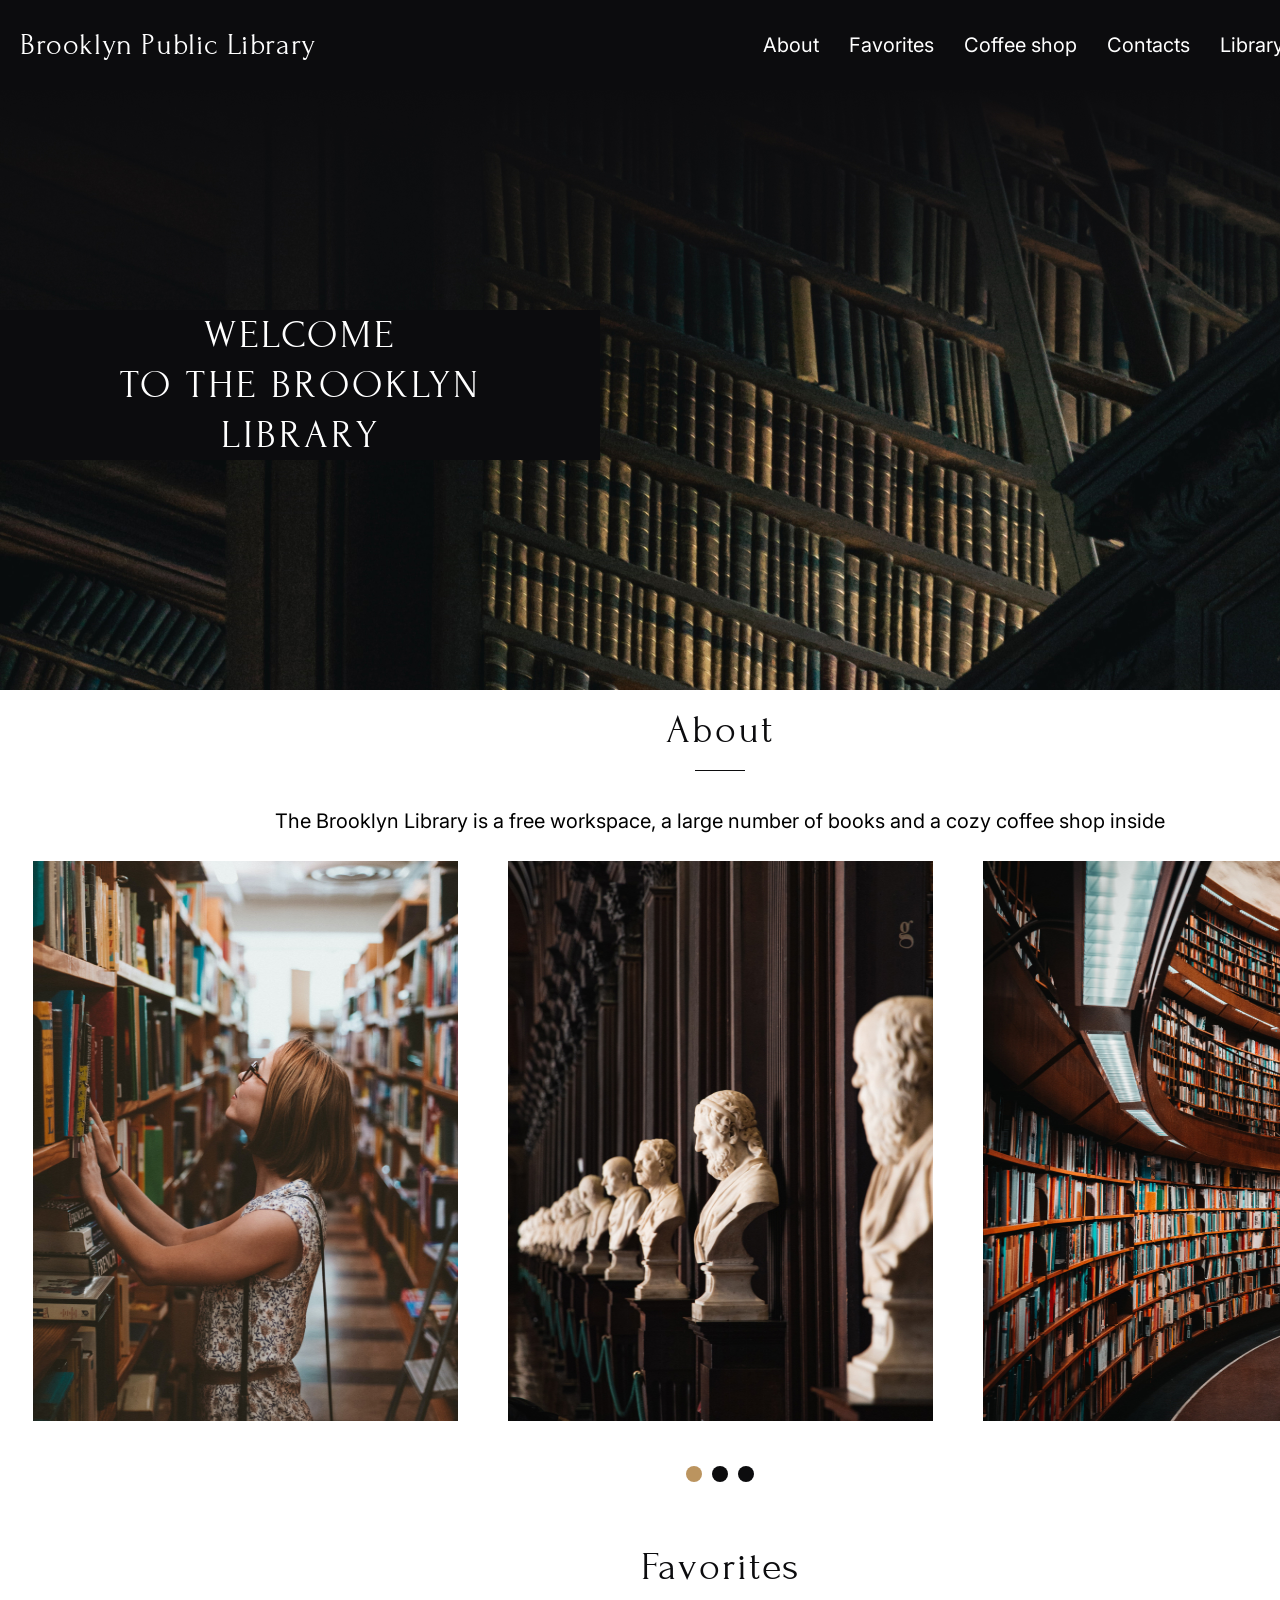
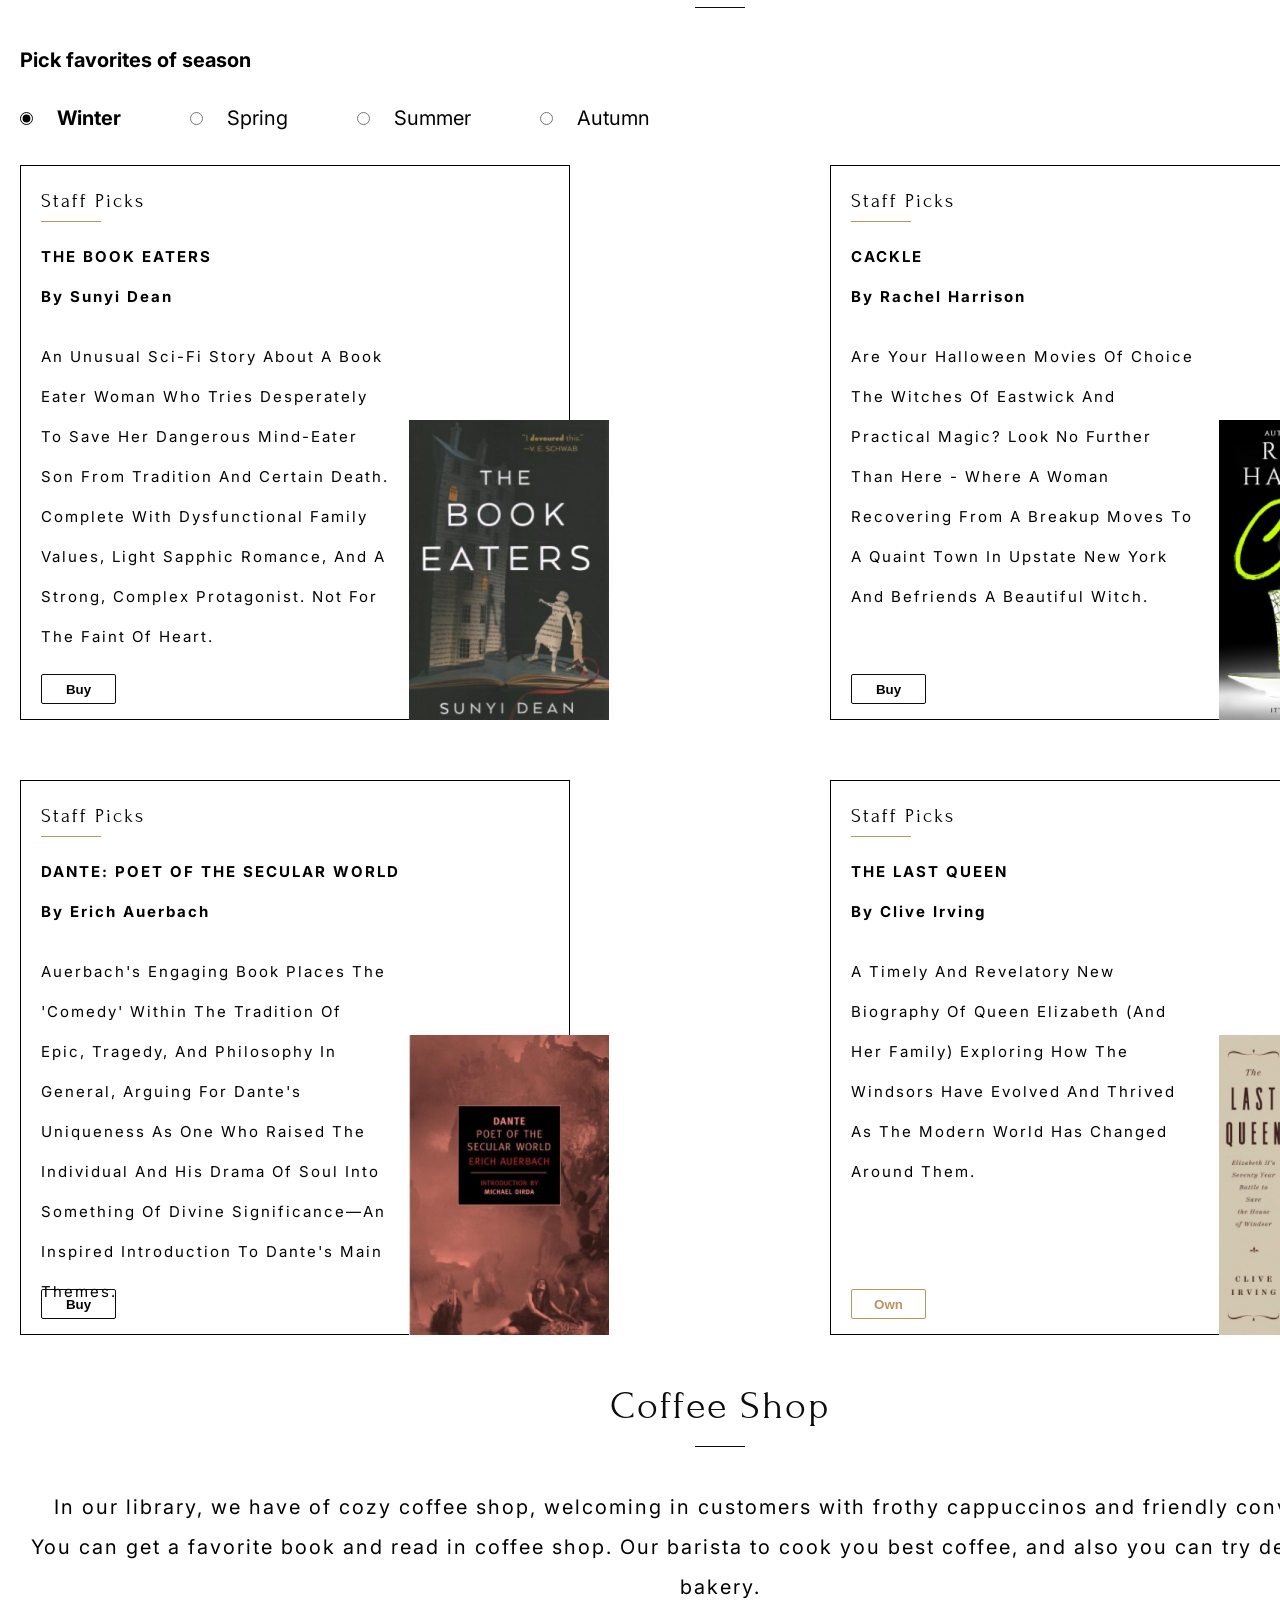
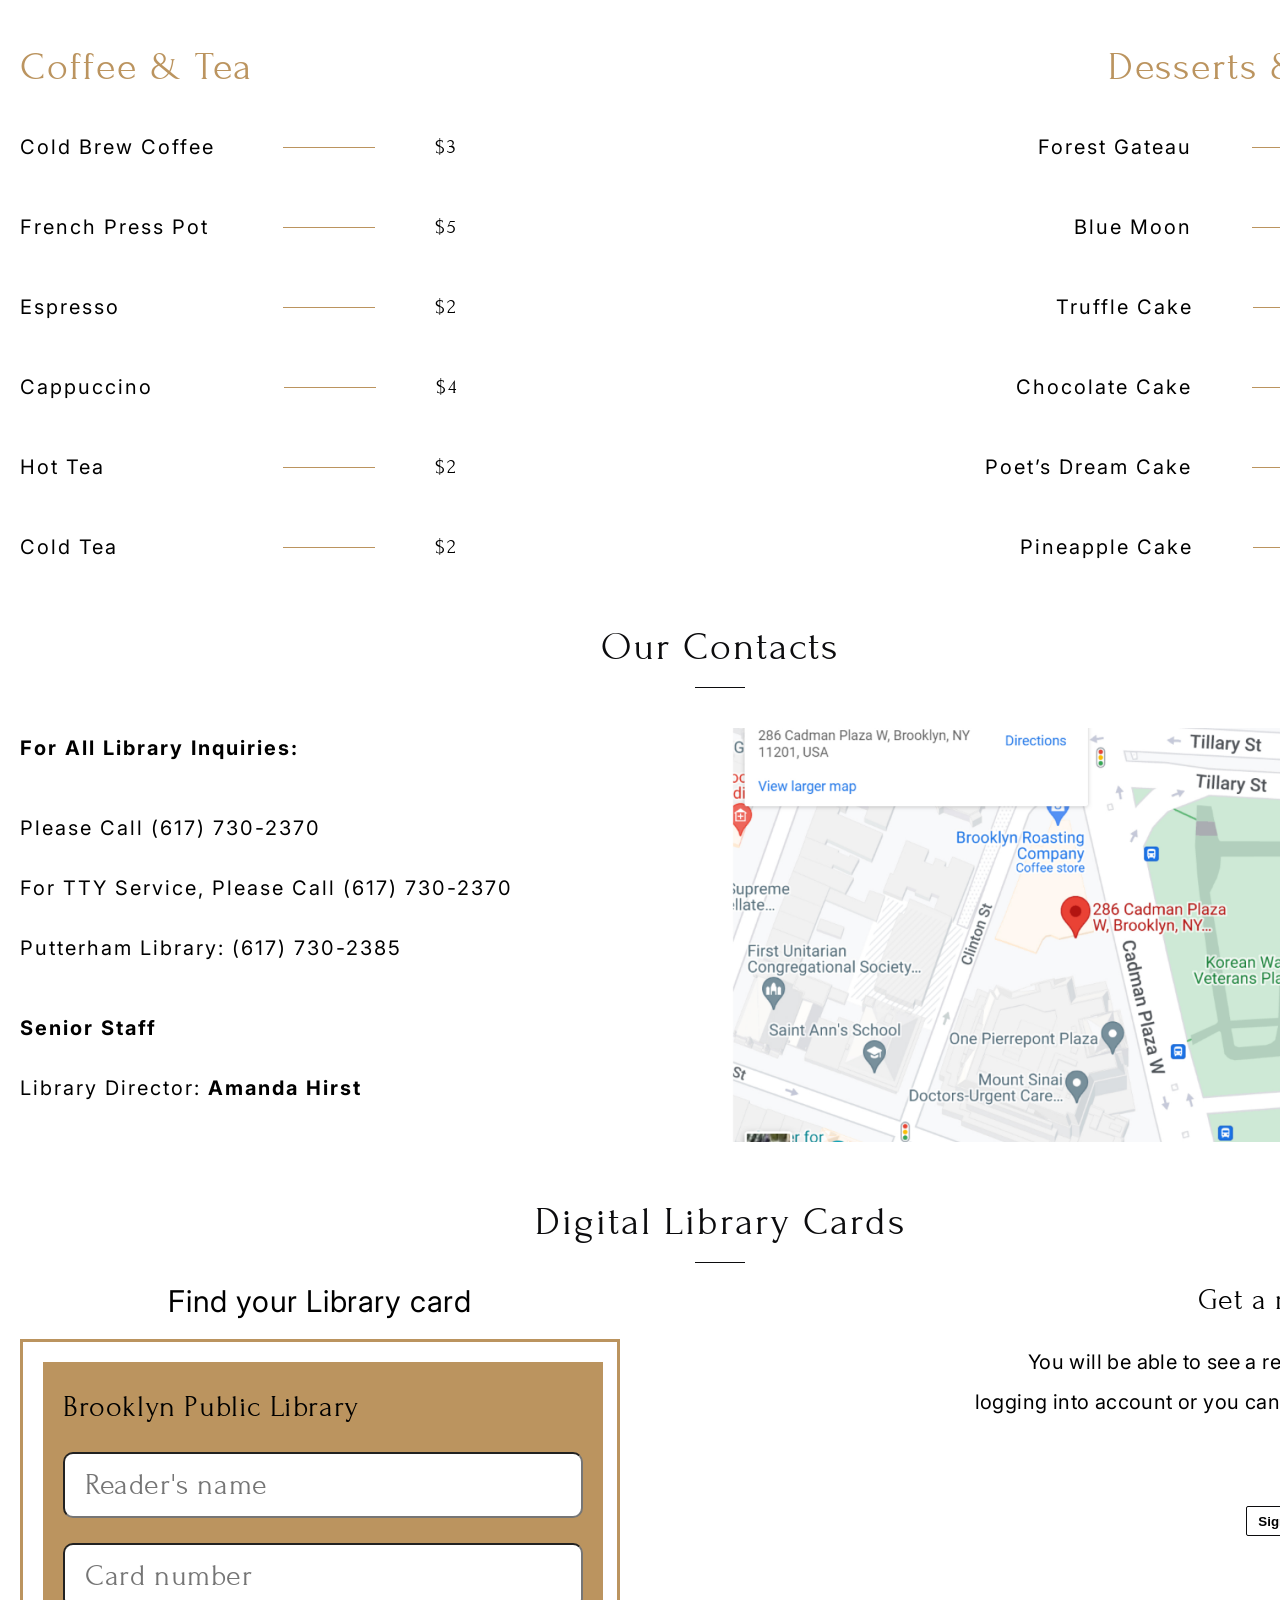
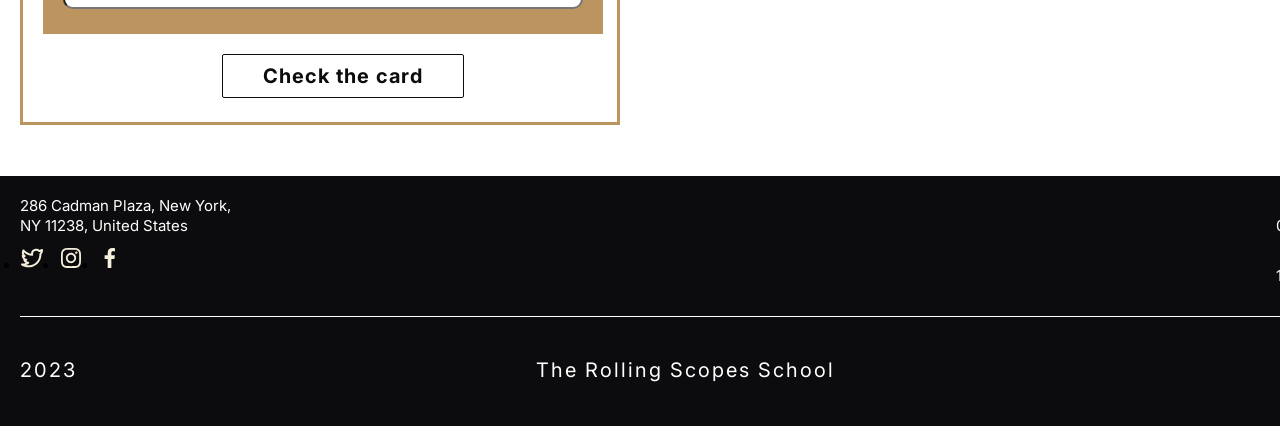
<file: index.html>
<!DOCTYPE html>
<html lang="en">
<head>
    <meta charset="UTF-8">
    <meta name="viewport" content="width=device-width, initial-scale=1.0">
    <title>Brooklyn Public Library</title>
    <link rel="stylesheet" href="style.css">
    <link rel="icon" href="assets/favicon.png">
    <link rel="preconnect" href="https://fonts.googleapis.com">
    <link rel="preconnect" href="https://fonts.gstatic.com" crossorigin>
    <link href="https://fonts.googleapis.com/css2?family=Forum&family=Inter:wght@400;700&display=swap" rel="stylesheet">
</head>
<body class="body">
    <header class="header">
        <div>
            <h1 class="title">Brooklyn Public Library</h1>
        </div>
        <div>
            <nav class="nav">
            <ul class="nav-list">
                <li class="nav-list"><a href="#about" class="nav-link">About</a></li>
                <li class="nav-list"><a href="#favorites" class="nav-link">Favorites</a></li>
                <li class="nav-list"><a href="#coffee-shop" class="nav-link">Coffee shop</a></li>
                <li class="nav-list"><a href="#contacts" class="nav-link">Contacts</a></li>
                <li class="nav-list"><a href="#library-Card" class="nav-link">Library Card</a></li>
            </ul>
        </nav>
        </div>
        <div>
        <img src="assets/icon_profile.png" alt="profile" class="icon">
        </div>
    </header>

    <main>
        <div class="welcome-section">
          <section class="welcome-bg">
            <h2 class="welcome-text">Welcome<br>to the Brooklyn<br>Library</h2>
          </section>
        </div>
        
        <section class="about" id="about">
          <div class="title2"> 
            <h2 class="text-title">About<h2>
            <div class="line"></div>
          </div>
            <p class="about-text">The Brooklyn Library is a free workspace, a large number of books and a cozy coffee shop inside</p>
            <div class="img">
              <img src="assets/image1.jpg" alt="girl" class="img-size">
              <img src="assets/image2.jpg" alt="columns" class="img-size">
              <img src="assets/image3.jpg" alt="shelves" class="img-size">
            </div>
            <div class="carousel">
              <div class="circle1"></div>
              <div class="circle2"></div>
              <div class="circle2"></div>
            </div>
          </section>
          <section class="favorites" id="favorites">
            <div class="title2"> 
              <h2 class="text-title">Favorites<h2>
              <div class="line"></div>
            </div>
                <div class="choice"><p class="text-pick">Pick favorites of season</p></div>
                
          <div class="form-radio">
            <input class="radio_input" type="radio" id="radio1" name="season" value="Winter" checked>
            <label class="radio-text" for="radio1">Winter</label>
            
            <input class="radio_input" type="radio" id="radio2" name="season" value="Spring">
            <label class="radio-text" for="radio2">Spring</label>
            
            <input class="radio_input" type="radio" id="radio3" name="season" value="Summer">
            <label class="radio-text" for="radio3">Summer</label>
            
            <input class="radio_input" type="radio" id="radio4" name="season" value="Autumn">
            <label class="radio-text" for="radio4">Autumn</label>
          </div>
          
          <div class="book-choice"> 
          <div class="book">
            <div class="title-staff"><h3 class="staff">Staff Picks</h3>
              <div class="line2"></div>
            </div>
            <p class="book-name">The Book Eaters <p class="book-author">By Sunyi Dean</p></p>
            <p class="book-descr">An unusual sci-fi story about a book eater woman who tries desperately to save her dangerous mind-eater son from tradition and certain death. Complete with dysfunctional family values, light Sapphic romance, and a strong, complex protagonist. Not for the faint of heart.</p>
                
            <button class="button-buy"><b>Buy</b></button>
             <img src="assets/book1winter.jpg" alt="TheBookEaters" class="book-img"> </div>

             <div class="book">
              <div class="title-staff"><h3 class="staff">Staff Picks</h3>
                <div class="line2"></div>
              </div>
              <p class="book-name">Cackle<p class="book-author">By Rachel Harrison</p></p>
              <p class="book-descr">Are your Halloween movies of choice The Witches of Eastwick and Practical Magic? Look no further than here - where a woman recovering from a breakup moves to a quaint town in upstate New York and befriends a beautiful witch.</p>
                  
              <button class="button-buy"><b>Buy</b></button>
               <img src="assets/book2winter.jpg" alt="Cackle" class="book-img">
             </div>
             <div class="book">
              <div class="title-staff"><h3 class="staff">Staff Picks</h3>
                <div class="line2"></div>
              </div>
              <p class="book-name">Dante: Poet of the Secular World<p class="book-author">By Erich Auerbach</p></p>
              <p class="book-descr">Auerbach's engaging book places the 'Comedy' within the tradition of epic, tragedy, and philosophy in general, arguing for Dante's uniqueness as one who raised the individual and his drama of soul into something of divine significance—an inspired introduction to Dante's main themes.</p>
                  
              <button class="button-buy"><b>Buy</b></button>
               <img src="assets/book3winter.jpg" alt="Dante" class="book-img">    
            </div>  
              
              <div class="book">
              <div class="title-staff"><h3 class="staff">Staff Picks</h3>
                <div class="line2"></div>
              </div>
              <p class="book-name">The Last Queen<p class="book-author">By Clive Irving</p></p>
              <p class="book-descr">A timely and revelatory new biography of Queen Elizabeth (and her family) exploring how the Windsors have evolved and thrived as the modern world has changed around them.</p>
                  
              <button class="button-own" disabled><b>Own</b></button>
               <img src="assets/book4winter.jpg" alt="Dante" class="book-img">    
            </div>   
            </div>


            <div class="book-choice-spring">
              <div class="book">
                <div class="title-staff"><h3 class="staff">Staff Picks</h3>
                  <div class="line2"></div>
                </div>
                <p class="book-name">The Body<p class="book-author">By Stephen King</p></p>
                <p class="book-descr">Powerful novel that takes you back to a nostalgic time, exploring both the beauty and danger and loss of innocence that is youth.</p>
                    
                <button class="button-buy"><b>Buy</b></button>
                 <img src="assets/book1spring.jpg" alt="The-body" class="book-img">
              </div>  
                    
         <div class="book">
                <div class="title-staff"><h3 class="staff">Staff Picks</h3>
                  <div class="line2"></div>
                </div>
                <p class="book-name">Carry: A Memoir of Survival on Stolen Land <p class="book-author">By Toni Jenson</p></p>
                <p class="book-descr">This memoir about the author's relationship with gun violence feels both expansive and intimate, resulting in a lyrical indictment of the way things are.</p>
                    
                <button class="button-buy"><b>Buy</b></button>
                 <img src="assets/book2spring.jpg" alt="Carry" class="book-img">
                    </div>
                    
                <div class="book">
                <div class="title-staff"><h3 class="staff">Staff Picks</h3>
                  <div class="line2"></div>
                </div>
                <p class="book-name">Days of Distraction<p class="book-author">By Alexandra Chang</p></p>
                <p class="book-descr">A sardonic view of Silicon Valley culture, a meditation on race, and a journal of displacement and belonging, all in one form-defying package of spare prose.</p>
                    
                <button class="button-buy"><b>Buy</b></button>
                 <img src="assets/book3spring.jpg" alt="Distraction" class="book-img">    
              </div>  
                
                <div class="book">
                <div class="title-staff"><h3 class="staff">Staff Picks</h3>
                  <div class="line2"></div>
                </div>
                <p class="book-name">Dominicana<p class="book-author">By Angie Cruz</p></p>
                <p class="book-descr">A fascinating story of a teenage girl who marries a man twice her age with the promise to bring her to America. Her marriage is an opportunity for her family to eventually immigrate. For fans of Isabel Allende and Julia Alvarez.</p>
                    
                <button class="button-own" disabled><b>Own</b></button>
                 <img src="assets/book4spring.jpg" alt="Dominicana" class="book-img">    
              </div>   
              </div>    
                 
                 
                 
              <div class="book-choice-summer">
              <div class="book">
                <div class="title-staff"><h3 class="staff">Staff Picks</h3>
                  <div class="line2"></div>
                </div>
                <p class="book-name">Crude: A Memoir<p class="book-author">By Pablo Fajardo & Sophie Tardy-Joubert</p></p>
                <p class="book-descr">Drawing and color by Damien Roudeau | This book illustrates the struggles of a group of indigenous Ecuadoreans as they try to sue the ChevronTexaco company for damage their oil fields did to the Amazon and her people</p>
                    
                <button class="button-buy"><b>Buy</b></button>
                 <img src="assets/book1summer.jpg" alt="Crude" class="book-img">
              </div>  
                    
         <div class="book">
                <div class="title-staff"><h3 class="staff">Staff Picks</h3>
                  <div class="line2"></div>
                </div>
                <p class="book-name">Let My People Go Surfing<p class="book-author">By Yvon Chouinard</p></p>
                <p class="book-descr">Chouinard—climber, businessman, environmentalist—shares tales of courage and persistence from his experience of founding and leading Patagonia, Inc. Full title: Let My People Go Surfing: The Education of a Reluctant Businessman, Including 10 More Years of Business Unusual.</p>
                    
                <button class="button-buy"><b>Buy</b></button>
                 <img src="assets/book2summer.jpg" alt="Surfing" class="book-img">
                    </div>
                    
                <div class="book">
                <div class="title-staff"><h3 class="staff">Staff Picks</h3>
                  <div class="line2"></div>
                </div>
                <p class="book-name">The Octopus Museum: Poems<p class="book-author">By Brenda Shaughnessy</p></p>
                <p class="book-descr">This collection of bold and scathingly beautiful feminist poems imagines what comes after our current age of environmental destruction, racism, sexism, and divisive politics.</p>
                    
                <button class="button-buy"><b>Buy</b></button>
                 <img src="assets/book3summer.jpg" alt="Octopus" class="book-img">    
              </div>  
                
                <div class="book">
                <div class="title-staff"><h3 class="staff">Staff Picks</h3>
                  <div class="line2"></div>
                </div>
                <p class="book-name">Shark Dialogues: A Novel<p class="book-author">By Kiana Davenport</p></p>
                <p class="book-descr">An epic saga of seven generations of one family encompasses the tumultuous history of Hawaii as a Hawaiian woman gathers her four granddaughters together in an erotic tale of villains and dreamers, queens and revolutionaries, lepers and healers.</p>
                    
                <button class="button-buy"><b>Buy</b></button>
                 <img src="assets/book4summer.jpg" alt="Dominicana" class="book-img">    
              </div>   
              </div>       
                 
              
         
             <div class="book-choice-autumn">
              <div class="book">
                <div class="title-staff"><h3 class="staff">Staff Picks</h3>
                  <div class="line2"></div>
                </div>
                <p class="book-name">Casual Conversation<p class="book-author">By Renia White</p></p>
                <p class="book-descr">White's impressive debut collection takes readers through and beyond the concepts of conversation and the casual - both what we say to each other and what we don't, examining the possibilities around how we construct and communicate identity. </p>
                    
                <button class="button-buy"><b>Buy</b></button>
                 <img src="assets/book1autumn.jpg" alt="Conversation" class="book-img">
              </div>  
                    
         <div class="book">
                <div class="title-staff"><h3 class="staff">Staff Picks</h3>
                  <div class="line2"></div>
                </div>
                <p class="book-name">The Great Fire<p class="book-author">By Lou Ureneck</p></p>
                <p class="book-descr">The harrowing story of an ordinary American and a principled Naval officer who, horrified by the burning of Smyrna, led an extraordinary rescue effort that saved a quarter of a million refugees from the Armenian Genocide</p>
                    
                <button class="button-buy"><b>Buy</b></button>
                 <img src="assets/book2autumn.jpg" alt="Fire" class="book-img">
                    </div>
                    
                <div class="book">
                <div class="title-staff"><h3 class="staff">Staff Picks</h3>
                  <div class="line2"></div>
                </div>
                <p class="book-name">Rickey: The Life and Legend<p class="book-author">By Howard Bryant</p></p>
                <p class="book-descr">With the fall rolling around, one can't help but think of baseball's postseason coming up! And what better way to prepare for it than reading the biography of one of the game's all-time greatest performers, the Man of Steal, Rickey Henderson?</p>
                    
                <button class="button-buy"><b>Buy</b></button>
                 <img src="assets/book3autumn.jpg" alt="Rickey" class="book-img">    
              </div>  
                
                <div class="book">
                <div class="title-staff"><h3 class="staff">Staff Picks</h3>
                  <div class="line2"></div>
                </div>
                <p class="book-name">Slug: And Other Stories<p class="book-author">By Megan Milks</p></p>
                <p class="book-descr">Exes Tegan and Sara find themselves chained together by hairballs of codependency. A father and child experience the shared trauma of giving birth to gods from their wounds.</p>
                    
                <button class="button-buy"><b>Buy</b></button>
                 <img src="assets/book4autumn.jpg" alt="Slug" class="book-img">    
              </div>   
              </div>       
          </section>

          <section class="coffee-shop" id="coffee-shop">
            <div class="title2"> 
              <h2 class="text-title">Coffee Shop<h2>
              <div class="line"></div>
            </div>
              <p class="coffee-text">In our library, we have of cozy coffee shop, welcoming in customers with frothy cappuccinos and friendly conversation. <br>
     You can get a favorite book and read in coffee shop. Our barista to cook you best coffee, and also you can try desserts from bakery.</p>  
             
            <div class="menu-coffee">
           
         <div class="coffee-tea">
           <p class="menu-title">Coffee & Tea</p>
           
           <div class="point-menu">
  <div class="menu">Cold Brew Coffee</div>
  <div class="menu-line"></div>
  <div class="menu-price">$3</div>
</div>
           <div class="point-menu">
  <div class="menu">French Press Pot</div>
  <div class="menu-line"></div>
  <div class="menu-price">$5</div>
</div> 
           <div class="point-menu">
  <div class="menu">Espresso</div>
  <div class="menu-line"></div>
  <div class="menu-price">$2</div>
</div>
           <div class="point-menu">
  <div class="menu">Cappuccino</div>
  <div class="menu-line"></div>
  <div class="menu-price">$4</div>
</div>
           
           <div class="point-menu">
  <div class="menu">Hot tea</div>
  <div class="menu-line"></div>
  <div class="menu-price">$2</div>
</div>
           
           <div class="point-menu">
  <div class="menu">Cold Tea</div>
  <div class="menu-line"></div>
  <div class="menu-price">$2</div>
   </div>
          </div>
           
            <div class="dessert">
           <p class="menu-title">Desserts & Cakes</p>
           
           <div class="point-menu">
  <div class="menu-dessert">Forest Gateau</div>
  <div class="menu-line"></div>
  <div class="menu-price">$16</div>
</div>
           <div class="point-menu">
  <div class="menu-dessert">Blue Moon</div>
  <div class="menu-line"></div>
  <div class="menu-price">$16</div>
</div> 
           <div class="point-menu">
  <div class="menu-dessert">Truffle Cake</div>
  <div class="menu-line"></div>
  <div class="menu-price">$15</div>
</div>
           <div class="point-menu">
  <div class="menu-dessert">Chocolate Cake</div>
  <div class="menu-line"></div>
  <div class="menu-price">$18</div>
</div>
           
           <div class="point-menu">
  <div class="menu-dessert">Poet’s Dream Cake</div>
  <div class="menu-line"></div>
  <div class="menu-price">$16</div>
</div>
           
           <div class="point-menu">
  <div class="menu-dessert">Pineapple Cake</div>
  <div class="menu-line"></div>
  <div class="menu-price">$14</div>
   </div>
          </div>
           </div>  
     </div>
          </section>


          <section class="contacts" id="contacts">
            <div class="title2"> 
             <h2 class="text-title">Our Contacts<h2>
             <div class="line"></div>
           </div>
              
             <div class="contacts-info">
               
                <div class="text-info">
                  <div class="info-title">For all Library inquiries:</div>
                  <div class="phone">
                    <div class="info-text">Please call <a href="tel:6177302370" class="info-text">(617) 730-2370</a></div>
                  <div class="info-text">For TTY service, please call <a href="tel:6177302370" class="info-text">(617) 730-2370</a></div>
                  <div class="info-text">Putterham Library: <a href="tel:6177302385" class="info-text">(617) 730-2385</a></div>   
               </div>
                <div class="contact-staff">
                  <div class="staff-text">Senior Staff</div>
                  <div class="info-text">Library Director: <a href="mailto:AmandaHirst@gmail.com" class="staff-text">Amanda Hirst</a></div>
                </div>
               </div>
               
               <div class="map"><img src="assets/map.jpg" alt="map" class="map"></div>
            </div>
         </section>
         <section class="librarycard" id="library-Card">
          <div class="title2"> 
           <h2 class="text-title">Digital Library Cards<h2>
           <div class="line"></div>
         </div>
         
         <div class="find-card">
           <p class="title-card">Find your Library card</p>
           <div class="form-card">
              <form class="input-card" id="input">
                <p class="name-card">Brooklyn Public Library</p>
                <input class="input-style" type="text" id="name" placeholder="Reader's name">
                <input class="input-style" type="text" id="number" placeholder="Card number">
             </form>
             <button class="button-card" for="input">Check the card</button>
           </div>
         </div>
             
        <div class="get-card">
          <div class="get-title">Get a reader card</div>
          <div class="get-text">You will be able to see a reader card after logging into account or you can register a new account</div>
          <div class=card-button><button class="button-get"><b>Sign Up</b></button> 
          <button class="button-get"><b>Log in</b></button>
          </div>
        </div>
      </section>
      </main>
  

      <footer class="footer">
        <div class="part1">
          <div class="adres">
            <p><a href="https://goo.gl/maps/RFPKG2KsuE1bpWi59" class="adres-text">286 Cadman Plaza, New York,<br>NY 11238, United States</a></p>
            <p class="work-hour">Mon - Fri<br>08:00 am - 07:00 pm</p>
          </div>
         <div class="social-media">
          <ul class="media-icon">
            <li><a href="https://twitter.com"><img src="assets/twitter.svg" alt="twitter"></a></li>
            <li><a href="https://www.instagram.com"><img src="assets/instagram.svg" alt="instagram"></a></li>
            <li><a href="https://https://www.facebook.com"><img src="assets/facebook.svg" alt="facebook"></a></li>
           </ul> 
          <p class="work-hour2">Sat - Sun<br>10:00 am - 06:00 pm</p>
          </div>
        </div>
        <div class="line-footer"></div>
        <div class="footer-rss">
          <p class="footer-rss-text">2023</p>
          <p><a href="https://rs.school/js-stage0/" class="footer-rss-text">The Rolling Scopes School</a>
          <p><a href="https://github.com/Ana-chaika" class="footer-rss-text">Ana-chaika</a> 
        </div>  
      </footer>
</body>
</html>
</file>
<file: style.css>
/*general*/
* {
  margin: 0;
  padding: 0;
  box-sizing: border-box;
}
html {
  scroll-behavior: smooth;
}

.body {
  display: inline-flex;
  width: 1440px;
  margin: 0 auto;
  background: #FFF;
  flex-direction: columns;
  justify-content: center;
  align-items: flex-start;
  flex-wrap: wrap;
}
a:hover {
color: #BB945F;
}
/*header*/
.header {
  display: flex;
  justify-content: space-between;
  width: 1440px;
  height: 90px;
  background: #0C0C0E;
}
.title {
  color: #FFF;
  font-family: Forum;
  font-size: 30px;
  font-style: normal;
  font-weight: 400;
  line-height: 50px; /* 166.667% */
  letter-spacing: 0.6px;
  margin: 20px;
}
.nav-list {
  display: flex;
  justify-content: flex-start;
  list-style: none;
  line-height: 50px;
}

.nav-link {
  transition: .3s;
  color: #FFF;
  font-family: Inter;
  font-size: 20px;
  font-style: normal;
  font-weight: 400;
  margin: 20px 30px 0px 0px;
  list-style: none;
  text-decoration: none;
}
.icon {
  justify-content: center;
  margin: 31px 20px 31px 0px; 
  width: 28px;
  height: 28px; 
}
.nav {
display: inline-flex;
align-items: flex-start;
margin-left: 400px;
}

/*main*/
.welcome-section {
  width: 1440px;
  height: 600px;
  background-image: url(assets/welcome.jpg);
  background-size: cover;
  position: relative;
}
.welcome-bg {
  width: 600px;
  height: 220px;
  justify-content: center;
  align-items: center;
  position: absolute;
  top: 220px;
  left: 0px;
}


.welcome-text {
  color: #FFF;
  text-align: center;
  font-family: Forum;
  font-size: 40px;
  font-style: normal;
  font-weight: 400;
  line-height: 50px; /* 125% */
  letter-spacing: 3px;
  text-transform: uppercase;
  background: #0C0C0E;
}

/*about*/
.about {
  width: 1440px;
  height: 837px;
  background: #FFF;
}
.text-title {
  color: #0C0C0E;
  text-align: center;
  font-family: Forum;
  font-size: 40px;
  font-style: normal;
  font-weight: 400;
  line-height: 40px; /* 100% */
  letter-spacing: 2px;
  text-transform: capitalize;
  margin-top: 20px;
}
.about-text {
  color: #000;
  text-align: center;
  font-family: Inter;
  font-size: 20px;
  font-style: normal;
  font-weight: 400;
  line-height: 40px; /* 200% */
  margin: 10px auto;
}
.line {
  width: 50px;
  height: 1px;
  margin: 20px auto 20px;
  background: #0C0C0E;
}
.title2 {
  display: flex;
  flex-direction: column;
  justify-content: center;
  align-items: center; 
}
.img {
  display: flex;
  flex-direction: row;
  justify-content: space-around;
  margin: 20px 7.5px 40px 7.5px;
}
.img-size {
width: 450px;
height: 560px;
padding: 0 12.5px;
}

.carousel {
  display: flex;
  flex-direction: row;
  justify-content: center;
  align-items: center; 
}
.circle1 {
  width: 16px;
  height: 16px;
  border-radius: 50%;
  background-color: #BB945F;
  margin: 5px 5px 40px;
}
.circle2 {
  width: 16px;
  height: 16px;
  border-radius: 50%;
  background-color: #0C0C0E;
  margin: 5px 5px 40px;
}
  /*favorites*/
.favorites {
width: 1440px;
height: 1439px;
background: #FFF;
}
.choice {
display: flex;
flex-direction: row;
justify-content: flex-start;
margin: 20px;
}
.text-pick {
color: #000;
text-align: left;
font-family: Inter;
font-size: 20px;
font-style: normal;
font-weight: 700;
line-height: normal;
}
.radio-text {
color: #000;
font-family: Inter;
font-size: 20px;
font-style: normal;
font-weight: 400;
line-height: normal;
padding-right: 45px;
}
.radio_input {
margin: 20px;
}
.radio_input:checked + .radio-text {
color: #000;
font-family: Inter;
font-size: 20px;
font-style: normal;
font-weight: 700;
}
input[type="radio"] {
accent-color: black;
}

/*books*/
.book-choice {
display: flex;
flex-direction: row;
flex-wrap: wrap;
justify-content: space-between;
}
.book-choice-spring {
display: flex;
display: none;
flex-direction: flex-start;
flex-wrap: wrap;
justify-content: space-between;
align-items: flex-start;
}
.book-choice-summer {
display: flex;
display: none;
flex-direction: flex-start;
flex-wrap: wrap;
justify-content: space-between;
align-items: flex-start;
}
.book-choice-autumn {
display: flex;
display: none;
flex-direction: flex-start;
flex-wrap: wrap;
justify-content: space-between;
align-items: flex-start;
}

.book {
position: relative;
width: 550px;
height: 555px;
border: 1px solid #000;
margin: 20px 60px 40px 20px;
}
.title-staff{
display: flex;
flex-direction: column;
justify-content: flex-start;
align-items: flex-start;
margin: 15px 20px 15px;
}
.staff {
color: #000;
font-family: Forum;
font-size: 20px;
font-style: normal;
font-weight: 400;
line-height: 40px; /* 200% */
letter-spacing: 2px;
text-transform: capitalize;
}
.line2 {
width: 60px;
height: 1px;
background: #BB945F;
}
.book-name {
color: #000;
font-family: Inter;
font-size: 15px;
font-style: normal;
font-weight: 700;
line-height: 40px; /* 266.667% */
letter-spacing: 2px;
text-transform: uppercase;
margin-left: 20px;
}
.book-author {
color: #000;
font-family: Inter;
font-size: 15px;
font-style: normal;
font-weight: 700;
line-height: 40px; /* 266.667% */
letter-spacing: 2px;
text-transform: capitalize;
margin-left: 20px;
}
.book-descr {
width: 350px;
color: #000;
font-family: Inter;
font-size: 15px;
font-style: normal;
font-weight: 400;
line-height: 40px; /* 266.667% */
letter-spacing: 2px;
text-transform: capitalize;
margin: 20px 15px 10px 20px;
}
.button-buy {
position: absolute;
width: 75px;
height: 30px;
border-radius: 2px;
border: 1px solid #0C0C0E;
background-color: transparent;
left: 20px;
bottom: 15px;
}
.button-buy:hover {
width: 75px;
height: 30px;
border-radius: 2px;
border: 1px solid #BB945F;
background: #BB945F;
transition: 1s;
}

.book-img {
position: absolute;
width: 200px;
height: 300px;
bottom: -1px;
right: -40px;
}

.button-own {
position: absolute;
width: 75px;
height: 30px;
border-radius: 2px;
border: 1px solid #BB945F;
color: #BB945F;
background-color: transparent;
left: 20px;
bottom: 15px;
}

/*coffee shop*/
.coffee-shop {
width: 1440px;
height: 841px;
background: #FFF;
}
.coffee-text {
color: #000;
text-align: center;
font-family: Inter;
font-size: 20px;
font-style: normal;
font-weight: 400;
line-height: 40px; /* 200% */
letter-spacing: 2px;
margin: 20px 20px 40px;
}

.menu-coffee {
width: 1400px;
height: 520px;
display: flex;
flex-direction: row;
justify-content: space-between;
margin: 20px;
}

.coffee-tea {
width: 440px;
height: 520px;
gap: 40px;
display: flex;
flex-direction: column;
justify-content: flex-start;
}

.menu-title {
color: #BB945F;
font-family: Forum;
font-size: 40px;
font-style: normal;
font-weight: 400;
line-height: 40px; /* 100% */
letter-spacing: 2px;
text-transform: capitalize;
}
.menu {
width: 220px;
color: #000;
font-family: Inter;
font-size: 20px;
font-style: normal;
font-weight: 400;
line-height: 40px; /* 200% */
letter-spacing: 2px;
text-transform: capitalize;
}
.menu-line {
align-items: center;
width: 100px;
height: 1px;
background: #BB945F;
}
.menu-price {
color: #000;
font-family: Forum;
font-size: 20px;
font-style: normal;
font-weight: 400;
line-height: 40px; /* 200% */
letter-spacing: 2px;
text-transform: capitalize;
}

.point-menu {
width: 438px; 
height: 40px; 
justify-content: center; 
align-items: center; 
gap: 60px; 
display: inline-flex
}

.dessert{
width: 482px;
height: 520px;
gap: 40px;
display: flex;
flex-direction: column;
justify-content: center;
align-items: flex-end;
}

.menu-dessert {
width: 280px;
text-align: right;
color: #000;
font-family: Inter;
font-size: 20px;
font-style: normal;
font-weight: 400;
line-height: 40px; /* 200% */
letter-spacing: 2px;
text-transform: capitalize;
}

/*contacts*/
.contacts {
width: 1440px;
height: 515px;
padding: 0px 20px;

}
.contacts-info {
display: flex;
flex-direction: row;
flex-wrap: nowrap;
justify-content: space-between;
align-items: flex-start;
gap: 201px;
margin-top: 20px;
}
.text-info {
margin: 0;
}
.info-title {
color: #000;
text-align: left;
font-family: Inter;
font-size: 20px;
font-style: normal;
font-weight: 700;
line-height: 40px; /* 200% */
letter-spacing: 2px;
text-transform: capitalize;
margin-bottom: 40px;
}
.info-text {
color: #000;
text-align: left;
font-family: Inter;
font-size: 20px;
font-style: normal;
font-weight: 400;
line-height: 40px; /* 200% */
letter-spacing: 2px;
text-transform: capitalize;
margin-bottom: 20px;
text-decoration: none;
}
.phone {
margin-bottom: 40px;
}
.contact-staff {
margin-top: 40px;
}
.staff-text {
color: #000;
text-align: left;
font-family: Inter;
font-size: 20px;
font-style: normal;
font-weight: 700;
line-height: 40px; /* 200% */
letter-spacing: 2px;
text-transform: capitalize;
margin-bottom: 20px;
text-decoration: none;
}
.map {
width: 696px;
height: 414px;
}

/*library card*/
.librarycard {
width: 1440px;
height: 614px;
padding: 20px;
margin-top: 40px;
position: relative;
}
.find-card {
width: 600px;
height: 453px;
position: absolute;
top: 121px;
left: 20px;
}
.title-card {
color: #000;
font-family: Inter;
font-size: 30px;
font-style: normal;
font-weight: 400;
line-height: normal;
letter-spacing: 0.6px;
text-align: center;
}
.form-card {
width: 600px;
height: 386px;
margin-top: 20px;
padding: 20px;
border: 3px solid #BB945F;
}
.input-card {
width: 560px;
height: 272px;
background: #BB945F;
padding: 20px;
}
.name-card {
color: #000;
font-family: Forum;
font-size: 30px;
font-style: normal;
font-weight: 400;
line-height: 50px; /* 166.667% */
letter-spacing: 0.6px;
margin-bottom: 20px;
}
.input-style {
width: 520px;
height: 66px;
border-radius: 10px;
background: #FFF;
margin-bottom: 25px;
color: #8E8E8E;
font-family: Forum;
font-size: 30px;
font-style: normal;
font-weight: 400;
line-height: 50px; /* 166.667% */
letter-spacing: 0.6px;
padding: 8px 20px;

}
.button-card {
width: 242px;
height: 44px;
border-radius: 2px;
border: 1px solid #0C0C0E;
background-color: transparent;
margin: 20px 179px;
color: #0C0C0E;
text-align: center;
font-family: Inter;
font-size: 20px;
font-style: normal;
font-weight: 700;
line-height: normal;
letter-spacing: 1px;
}
.button-card:hover {
width: 242px;
height: 44px;
border-radius: 2px;
border: 1px solid #BB945F;
background: #BB945F;
transition: 1s;
}
.get-card {
width: 456px;
height: 253px;
position: absolute;
top: 121px;
right: 20px;
}
.get-title {
color: #000;
text-align: right;
font-family: Forum;
font-size: 30px;
font-style: normal;
font-weight: 400;
line-height: normal;
letter-spacing: 0.6px;
}
.get-text {
width: 456px;
height: 120px;
color: #000;
text-align: right;
font-family: Inter;
font-size: 20px;
font-style: normal;
font-weight: 400;
line-height: 40px; /* 200% */
letter-spacing: 0.4px;
margin: 25px 0px;
}
.card-button{
position: absolute;
right: 0px;
bottom: 0px;
}
.button-get {
width: 75px;
height: 30px;
justify-content: center;
align-items: center;
border-radius: 2px;
border: 1px solid #0C0C0E;
background-color: transparent;
margin-left: 20px; 
}
.button-get:hover {
width: 75px;
height: 30px;
border-radius: 2px;
border: 1px solid #BB945F;
background: #BB945F;
transition: 1s;
}

/*footer*/
.footer {
width: 1440px;
height: 250px;
position: relative;
background: #0C0C0E;
padding: 20px 20px 44px 20px;
}
.adres-text {
width: 225px;
position: absolute;
top: 20px;
left: 20px;
color: #FFF;
font-family: Inter;
font-size: 15px;
font-style: normal;
font-weight: 400;
line-height: 20px; /* 133.333% */
text-decoration: none;
}
.part1 {
display: flex;
width: 1400px;
height: 90px;
flex-direction: column;
justify-content: center;
align-items: flex-start;
gap: 10px;
flex-shrink: 0;
}
.adres {
display: flex;
width: 1400px;
height: 40px;
}
.work-hour {
position: absolute;
top: 20px;
right: 20px;
color: #FFF;
text-align: right;
font-family: Inter;
font-size: 15px;
font-style: normal;
font-weight: 400;
line-height: 20px; /* 133.333% */
}
.social-media {
display: flex;
width: 1398px;
height: 40px;
}
.media-icon {
display: flex;
width: 102px;
height: 24px;
justify-content: space-between;
}
.work-hour2 {
position: absolute;
top: 70px;
right: 21px;
color: #FFF;
text-align: right;
font-family: Inter;
font-size: 15px;
font-style: normal;
font-weight: 400;
line-height: 20px; /* 133.333% */
}
.line-footer {
width: 1400px;
height: 1px;
background: #FFF;
position: absolute;
top: 140px;
left: 20px;
}
.footer-rss {
width: 1400px;
height: 22px;
position: absolute;
bottom: 44px;
left: 20px;
display: flex;
justify-content: space-between;
}
.footer-rss-text {
color: #FFF;
font-family: Inter;
font-size: 20px;
font-style: normal;
font-weight: 400;
line-height: 20px; /* 100% */
letter-spacing: 2px;
text-decoration: none;
}
</file>
